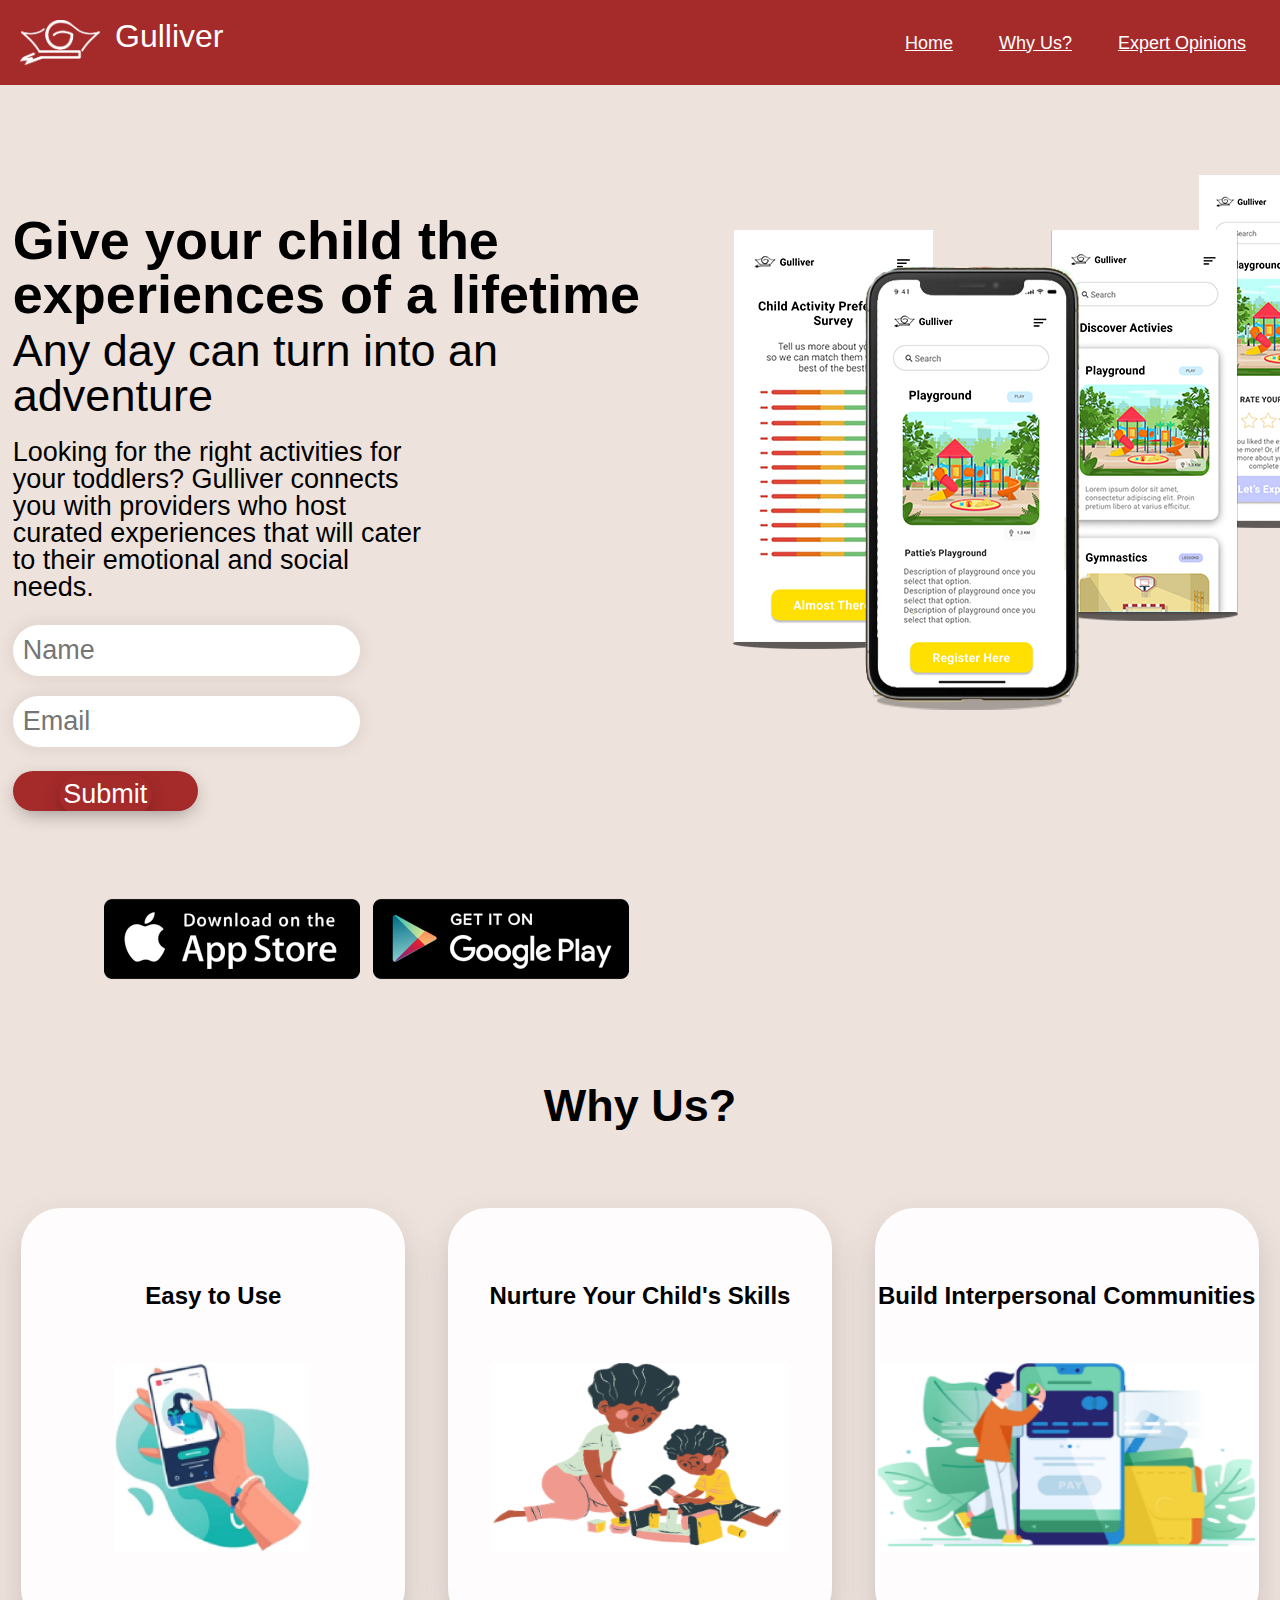
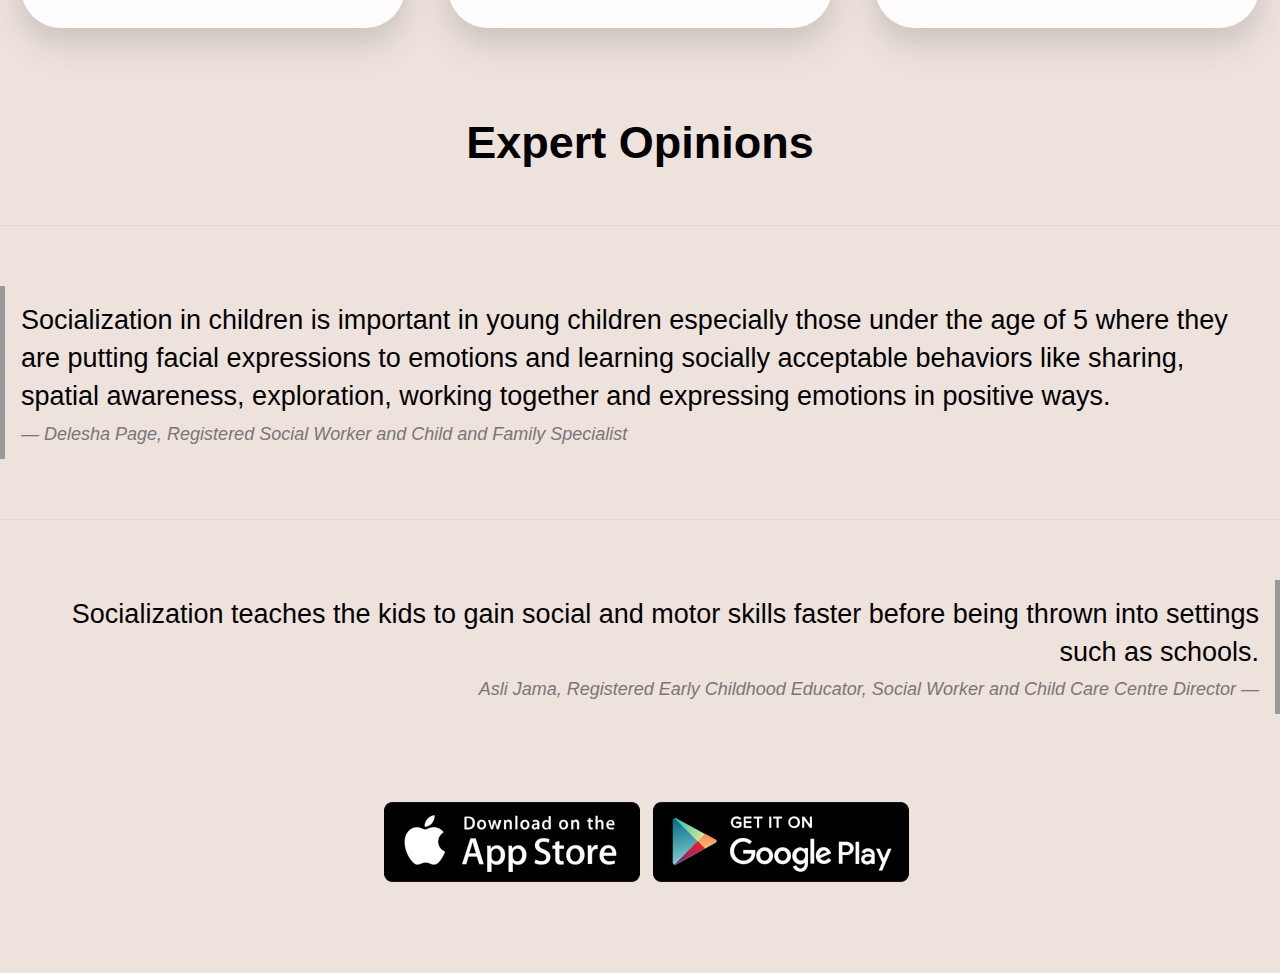
<file: index.html>
<!DOCTYPE html>
<html lang="en">
  <head>
    <!-- Required meta tags -->
    <meta charset="utf-8" />
    <meta
      name="viewport"
      content="width=device-width, initial-scale=1, shrink-to-fit=no"
    />

    <!-- Bootstrap CSS -->
    <link
      rel="stylesheet"
      href="https://cdn.jsdelivr.net/npm/bootstrap@4.6.1/dist/css/bootstrap.min.css"
      integrity="sha384-zCbKRCUGaJDkqS1kPbPd7TveP5iyJE0EjAuZQTgFLD2ylzuqKfdKlfG/eSrtxUkn"
      crossorigin="anonymous"
    />

    <!-- App CSS -->
    <link rel="stylesheet" href="reset_styles.css" type="text/css" />
    <link rel="stylesheet" href="styles.css" type="text/css" />

    <title>Gulliver</title>
  </head>
  <body id="home">
    <nav class="navbar">
      <!-- LOGO -->
      <div class="logo-img-text">
      <img class="logo-image" src="Gulliver logo-2.png" />
      <p class="logo">Gulliver</div>
      </div>
      <!-- NAVIGATION MENU -->
      <ul class="nav-links">
      <!-- USING CHECKBOX HACK -->
      <input type="checkbox" id="checkbox_toggle" />
      <label for="checkbox_toggle" class="hamburger">&#9776;</label>
      <!-- NAVIGATION MENUS -->
      <div class="menu">
      <li><a href="#home">Home</a></li>
      <li><a href="#card-section">Why Us?</a></li>
      <li><a href="#opinions">Expert Opinions</a>
      </li>
      </div>
      </ul>
      </nav>
    <section class="top-section" >
      <section class="text">
        <h1 class="title"><b>Give your child the experiences of a lifetime</b></h1>
        <p class="subtitle">Any day can turn into an adventure</p>
        <p class="description">
          Looking for the right activities for your toddlers? Gulliver connects
          you with providers who host curated experiences that will cater to
          their emotional and social needs.
        </p>
        <form action="" id="join-us">
          <div class="fields">
            <span>
             <input placeholder="Name" type="text" />
          </span>
          <br />
           <span>
             <input placeholder="Email" type="email" />
          </span>
          </div>
          <div class="submit">
            <input class="submit" value="Submit" type="button" />
          </div>
        </form>
        <section class="buttons">
          <a href="www.google.com">
            <img class="app-store" src="AppStore.png" />
          </a>
          <a href="www.google.com">
            <img class="play-store" src="GooglePlay.png" />
          </a>
        </section>
      </section>
      <section class="image-section">
        <img class="image" src="phone_new.png" />
      </section>
    </section>
    <h3 id="card-section">Why Us?</h3>
    <section class="cards">
      <div class="container">
        <div class="card-details">
          <h1>Easy to Use</h1>
          <img class="card-img" src="blue_phone.png" alt="hand holding a blue phone with blue blob backdrop"/>
        </div>
      </div>
      <div class="container">
        <div class="card-details">
          <h1>Nurture Your Child's Skills</h1>
          <img class="card-img" src="family_playing.png" alt="mother and son building a project"/>
        </div>
      </div>
      <div class="container">
        <div class="card-details">
          <h1>Build Interpersonal Communities</h1>
          <img class="card-img" src="phone_illustration.png" alt="large phone screen with monsterra plant leaves as backdrop"/>
        </div>
      </div>
    </section>
    <section id="opinions">
      <h3>Expert Opinions</h3>
    </section>   

    <hr style="margin: 60px auto; opacity: .5;">
    <blockquote>
      <p><q>Socialization in children is important in young children especially those under the age of 5 where they are putting facial expressions to emotions and learning socially acceptable behaviors like sharing, spatial awareness, exploration, working together and expressing emotions in positive ways.</q></p>
      <footer>Delesha Page, Registered Social Worker and Child and Family Specialist
      </footer>
    </blockquote>
    <hr style="margin: 60px auto; opacity: .5;">
    <blockquote>
      <p><q>Socialization teaches the kids to gain social and motor skills faster before being thrown into settings such as schools. </q></p>
      <footer>Asli Jama, Registered Early Childhood Educator, Social Worker and Child Care Centre Director
      </footer>
    </blockquote>
  </section>
  <section class="buttons bottom">
    <a href="www.google.com">
      <img class="app-store" src="AppStore.png" />
    </a>
    <a href="www.google.com">
      <img class="play-store" src="GooglePlay.png" />
    </a>
  </section>
  </body>
</html>
</file>
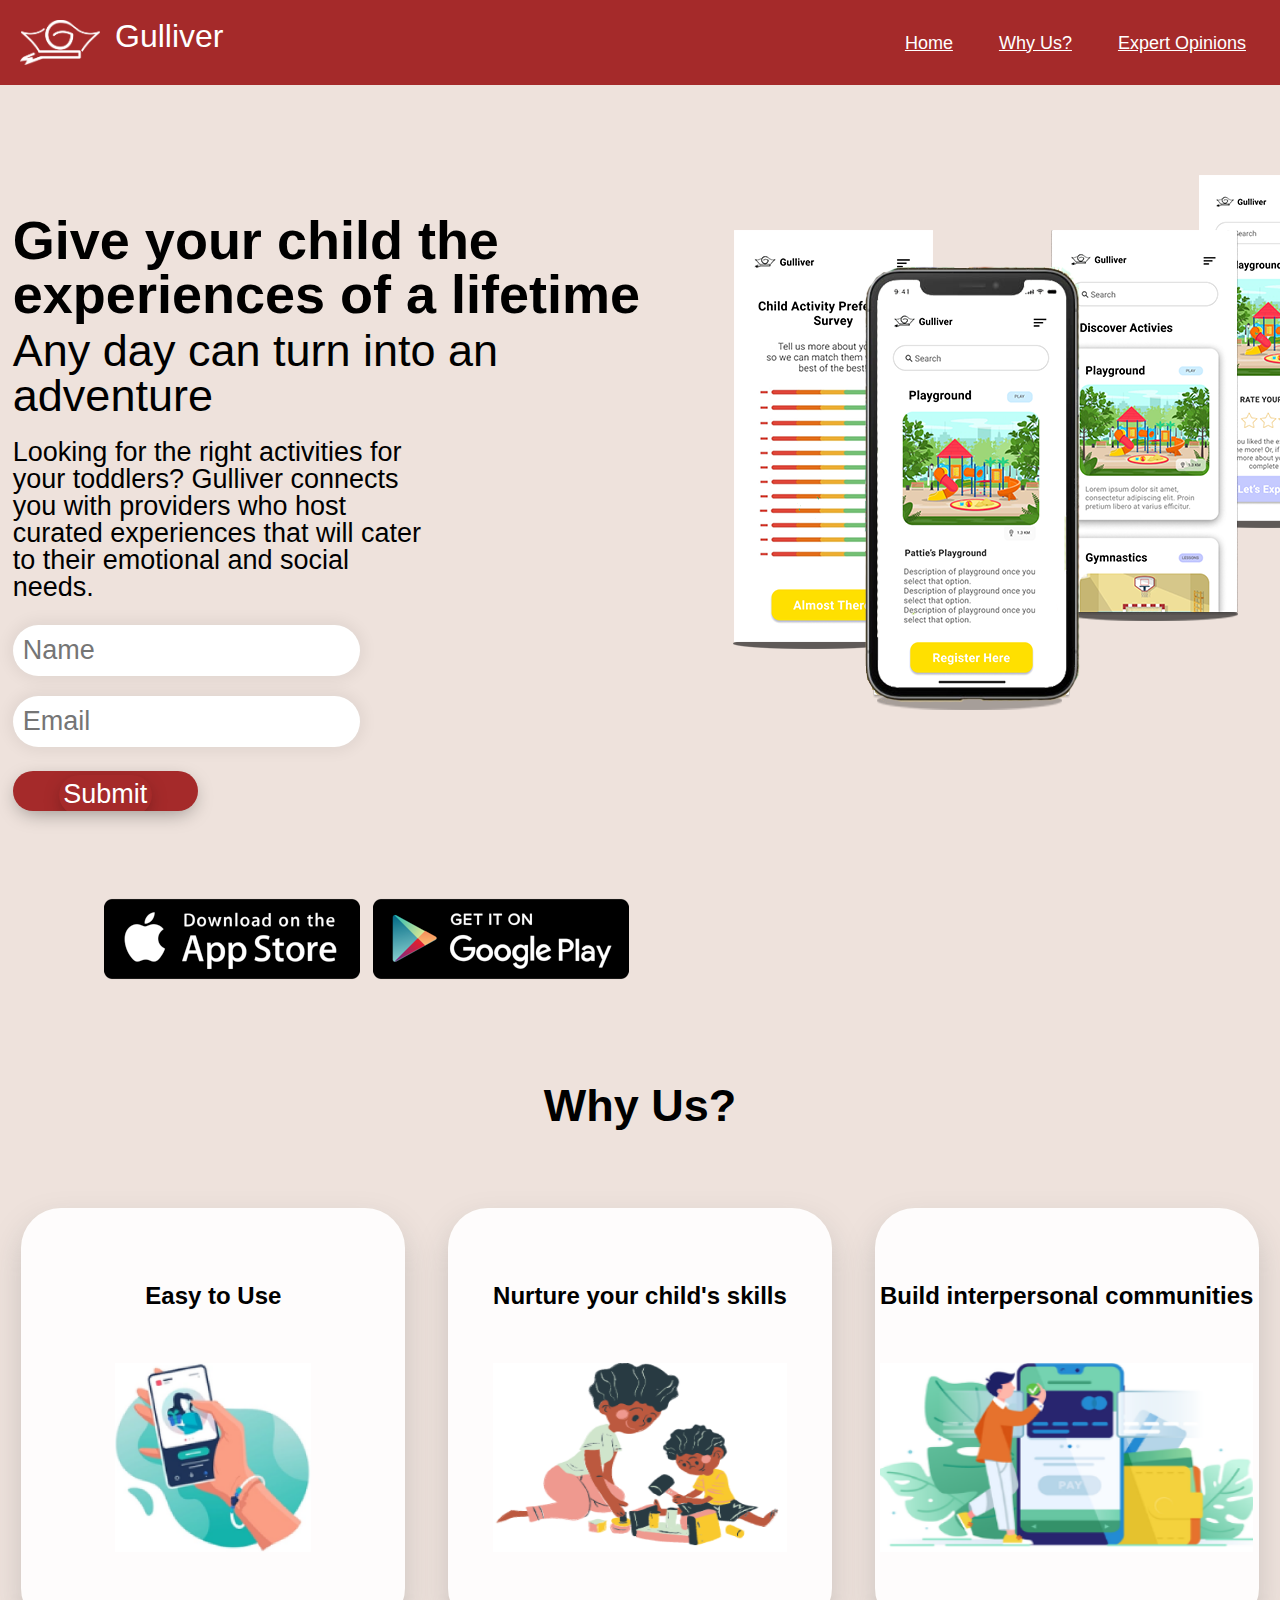
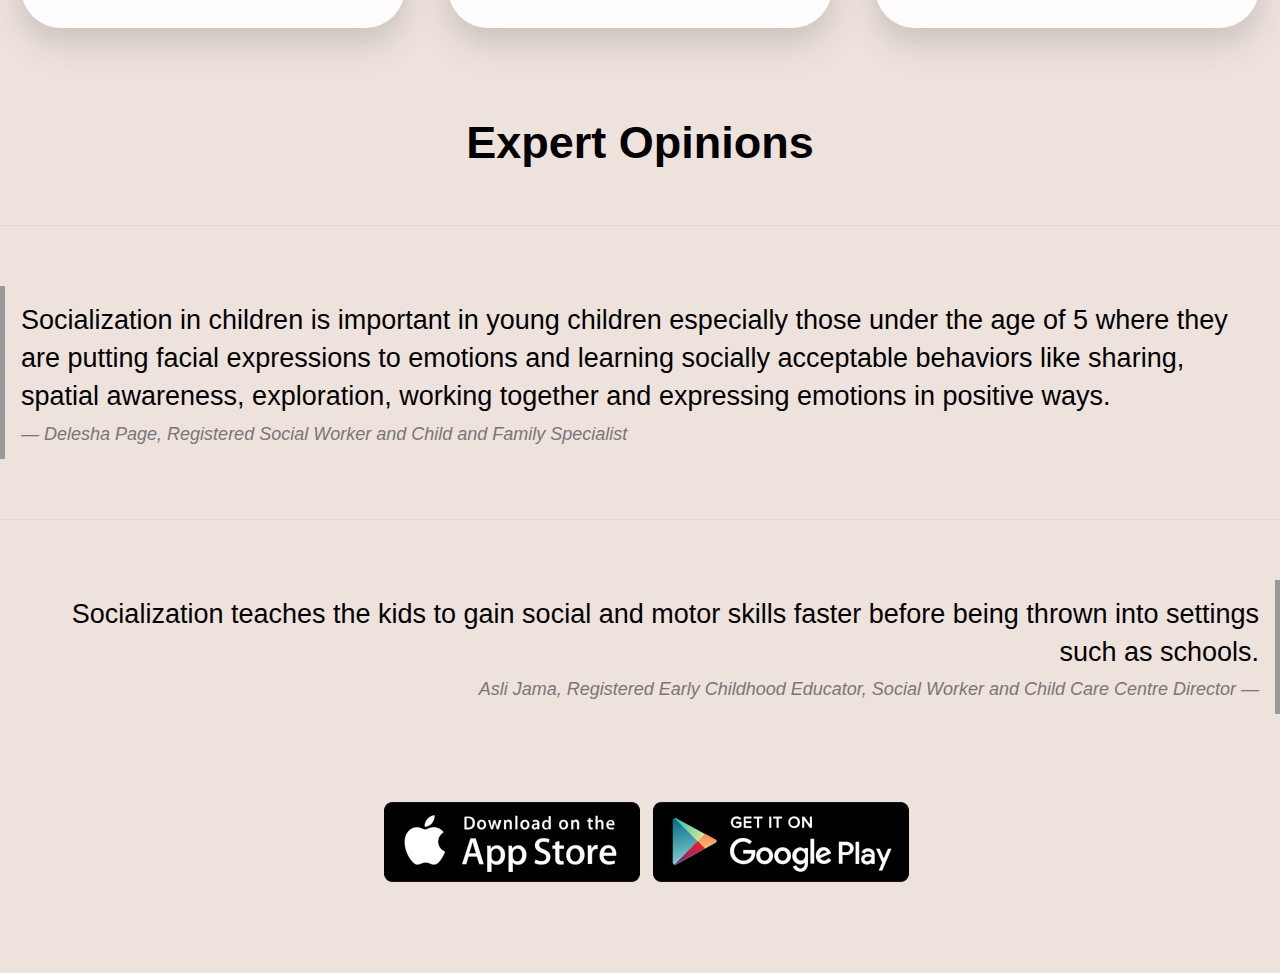
<file: landing_page.html>
<!DOCTYPE html>
<html lang="en">
  <head>
    <!-- Required meta tags -->
    <meta charset="utf-8" />
    <meta
      name="viewport"
      content="width=device-width, initial-scale=1, shrink-to-fit=no"
    />

    <!-- Bootstrap CSS -->
    <link
      rel="stylesheet"
      href="https://cdn.jsdelivr.net/npm/bootstrap@4.6.1/dist/css/bootstrap.min.css"
      integrity="sha384-zCbKRCUGaJDkqS1kPbPd7TveP5iyJE0EjAuZQTgFLD2ylzuqKfdKlfG/eSrtxUkn"
      crossorigin="anonymous"
    />

    <!-- App CSS -->
    <link rel="stylesheet" href="reset_styles.css" type="text/css" />
    <link rel="stylesheet" href="styles.css" type="text/css" />

    <title>Gulliver</title>
  </head>
  <body id="home">
    <nav class="navbar">
      <!-- LOGO -->
      <div class="logo-img-text">
      <img class="logo-image" src="Gulliver logo-2.png" />
      <p class="logo">Gulliver</div>
      </div>
      <!-- NAVIGATION MENU -->
      <ul class="nav-links">
      <!-- USING CHECKBOX HACK -->
      <input type="checkbox" id="checkbox_toggle" />
      <label for="checkbox_toggle" class="hamburger">&#9776;</label>
      <!-- NAVIGATION MENUS -->
      <div class="menu">
      <li><a href="#home">Home</a></li>
      <li><a href="#card-section">Why Us?</a></li>
      <li><a href="#opinions">Expert Opinions</a>
      </li>
      </div>
      </ul>
      </nav>
    <section class="top-section" >
      <section class="text">
        <h1 class="title"><b>Give your child the experiences of a lifetime</b></h1>
        <p class="subtitle">Any day can turn into an adventure</p>
        <p class="description">
          Looking for the right activities for your toddlers? Gulliver connects
          you with providers who host curated experiences that will cater to
          their emotional and social needs.
        </p>
        <form action="" id="join-us">
          <div class="fields">
            <span>
             <input placeholder="Name" type="text" />
          </span>
          <br />
           <span>
             <input placeholder="Email" type="email" />
          </span>
          </div>
          <div class="submit">
            <input class="submit" value="Submit" type="button" />
          </div>
        </form>
        <section class="buttons">
          <a href="www.google.com">
            <img class="app-store" src="AppStore.png" />
          </a>
          <a href="www.google.com">
            <img class="play-store" src="GooglePlay.png" />
          </a>
        </section>
      </section>
      <section class="image-section">
        <img class="image" src="phone_new.png" />
      </section>
    </section>
    <h3 id="card-section">Why Us?</h3>
    <section class="cards">
      <div class="container">
        <div class="card-details">
          <h1>Easy to Use</h1>
          <img class="card-img" src="blue_phone.png" alt="hand holding a blue phone with blue blob backdrop"/>
        </div>
      </div>
      <div class="container">
        <div class="card-details">
          <h1>Nurture your child's skills</h1>
          <img class="card-img" src="family_playing.png" alt="mother and son building a project"/>
        </div>
      </div>
      <div class="container">
        <div class="card-details">
          <h1>Build interpersonal communities</h1>
          <img class="card-img" src="phone_illustration.png" alt="large phone screen with monsterra plant leaves as backdrop"/>
        </div>
      </div>
    </section>
    <section id="opinions">
      <h3>Expert Opinions</h3>
    </section>   

    <hr style="margin: 60px auto; opacity: .5;">
    <blockquote>
      <p><q>Socialization in children is important in young children especially those under the age of 5 where they are putting facial expressions to emotions and learning socially acceptable behaviors like sharing, spatial awareness, exploration, working together and expressing emotions in positive ways.</q></p>
      <footer>Delesha Page, Registered Social Worker and Child and Family Specialist
      </footer>
    </blockquote>
    <hr style="margin: 60px auto; opacity: .5;">
    <blockquote>
      <p><q>Socialization teaches the kids to gain social and motor skills faster before being thrown into settings such as schools. </q></p>
      <footer>Asli Jama, Registered Early Childhood Educator, Social Worker and Child Care Centre Director
      </footer>
    </blockquote>
  </section>
  <section class="buttons bottom">
    <a href="www.google.com">
      <img class="app-store" src="AppStore.png" />
    </a>
    <a href="www.google.com">
      <img class="play-store" src="GooglePlay.png" />
    </a>
  </section>
  </body>
</html>
</file>
<file: styles.css>
*,
*:before,
*:after {
	margin: 0;
	padding: 0;
	box-sizing: border-box;
	font-family: "Poppins", sans-serif;
}
body {
  background-color: #EEE2DC;
  width: 100%;
  margin: 0 auto;
  font-family:"droid serif";
}
.text {
	margin-top: 10%;
	margin-left: 1%;
}
.title {
	font-size: 6vmin;
	max-width: 100%;
}
.description {
	font-size: 3vmin;
	max-width: 60%;
	margin-top: 3%;
}
.subtitle , h3 {
  font-size: 5vmin;
  margin-top:1%;
}

h3{
  text-align: center;
}

.buttons {
	display: flex;
  justify-content: center;
}

.play-store {
	margin-left: 5%;
	max-width: 100%;
}
.app-store {
	max-width: 100%;
}

input[type=text],input[type=email] {
  /* input elements with type="text" attribute */
  padding:10px;
  margin:10px 0;
  border:0;
  box-shadow:0 0 15px 4px rgba(0,0,0,0.06);
  width:600px;
  max-width:50%;
  font-family:inherit;
  font-size: 3vmin;
  border-radius:50px;
}

form {
	margin-top: 2%;
}

.submit {
	width: 185px;
	height: 40px;
	border: none;
	outline: none;
	background: brown;
	color: #fff;
	font-size: 3vmin;
	border-radius: 40px;
	text-align: center;
	box-shadow: 0 6px 20px -5px rgba(0, 0, 0, 0.4);
	position: relative;
	overflow: hidden;
	cursor: pointer;
	margin-top: 2%;
	max-width: 50%;
}


.container {
  box-shadow: 0 15px 30px 1px rgba(128, 128, 128, 0.31);
  background: rgba(255, 255, 255, 0.9);
  text-align: center;
  border-radius: 40px;
  overflow: hidden;
  margin: 5em auto;
  height: 50vh;
  width: 50vw;
}

@media only screen and (min-width: 992px) {
  .cards,
  .top-section {
    display: flex;
  }
  .image-section img{
    margin-left: 15px;
    margin-right: auto;
    display: block;
  }
}

.logo-image{
  display:block;
  width:80px;
}

.logo-img-text{
  display:flex;
}
@media only screen and (max-width: 991px) {
  img {
    width: 100%;
    margin-top: -12%;
  }
  .container{
    max-width: 100%;
		min-height: 100%;
		width: auto;
		height: auto;
  }
}

.navbar {
  display: flex;
  align-items: center;
  justify-content: space-between;
  padding: 20px;
  background-color: brown;
  color: #fff;
  max-width:100%;
  position: -webkit-sticky;
	position: sticky;
	top: 0;
  z-index:1000;
}
.nav-links a {
	color: #fff;
}

/* LOGO */
.logo {
  font-size: 32px;
  margin-left:15px;
}

/* NAVBAR MENU */
.menu {
	display: flex;
	gap: 1em;
	font-size: 18px;
}

.menu li:hover {
	background-color: darkgreen;
	border-radius: 5px;
	transition: 0.3s ease;
}

.menu li {
	padding: 5px 14px;
}
/*RESPONSIVE NAVBAR MENU STARTS*/
/* CHECKBOX HACK */
input[type="checkbox"] {
	display: none;
}
/*HAMBURGER MENU*/
.hamburger {
	display: none;
	font-size: 24px;
	user-select: none;
}
blockquote {
	margin: 0 auto;
	padding: 1em;
	border-left: 5px solid #999;
}
blockquote:before {
	display: none;
}
blockquote:not(:first-of-type) {
	margin-top: 0.5em;
}
blockquote p {
  color: black;
  font-size:  3vmin;
  line-height: 1.4;
  font-family: 'PT Serif', Cambria, 'Hoefler Text', Utopia, 'Liberation Serif', 'Nimbus Roman No9 L Regular', Times, 'Times New Roman', serif;
}
blockquote footer {
  margin-top: .5em;
  padding: 0;
  color: #777;
  font-size: 2vmin;
  text-align: left;
  font-style: italic;
}
blockquote footer:before {
	content: "— ";
}
blockquote:nth-of-type(even) {
	text-align: right;
	border-left: none;
	border-right: 5px solid #999;
}
blockquote:nth-of-type(even) footer {
	text-align: right;
}
blockquote:nth-of-type(even) footer:before {
	content: "";
}
blockquote:nth-of-type(even) footer:after {
	content: " —";
}
@element 'blockquote' and (min-width: 300px) {
	blockquote {
		padding: 1em 20% 1em 1em;
	}
	blockquote p {
		font-size: 14pt;
	}
	blockquote:nth-of-type(even) {
		padding: 1em 1em 1em 20%;
	}
}
.cards {
	justify-content: center;
	align-items: center;
}

.container {
	display: flex;
	justify-content: center;
	align-items: center;
	box-shadow: 0 15px 30px 1px rgba(128, 128, 128, 0.31);
	background: rgba(255, 255, 255, 0.9);
	text-align: center;
	border-radius: 40px;
	overflow: hidden;
	margin: 5em auto;
	height: 420px;
	width: 30%;
}

.card-details {
	display: flex;
	flex-direction: column;
	justify-content: space-evenly;
	align-items: center;
	height: 90%;
}

.card-details h1 {
	font-size: 1.5rem;
	font-weight: 800;
}

.card-img {
	height: 50%;
	width: 100%;
}

/* APPLYING MEDIA QUERIES */
@media (max-width: 768px) {
	.menu {
		display: none;
		position: absolute;
		background-color: brown;
		right: 0;
		left: 0;
		text-align: center;
		padding: 16px 0;
	}
	.menu li:hover {
		display: inline-block;
		background-color: darkgreen;
		transition: 0.3s ease;
	}
	.menu li + li {
		margin-top: 12px;
	}
	input[type="checkbox"]:checked ~ .menu {
		display: block;
	}
	.hamburger {
		display: block;
	}
}

@media only screen and (min-width: 992px) {
	.cards,
	.top-section {
		display: flex;
		overflow: hidden;
	}
	.image-section img {
		margin-left: 15px;
		margin-right: auto;
		display: block;
	}
}

@media only screen and (max-width: 991px) {
	img {
		width: 100%;
		margin-top: -12%;
	}
	.container {
		width: 80%;
	}
}


@import url(https://fonts.googleapis.com/css?family=PT+Sans:400,400italic);

@import url(https://fonts.googleapis.com/css?family=Droid+Serif);

@import url("https://fonts.googleapis.com/css2?family=Poppins:wght@100;200;300;400;500;600;700;800;900&display=swap");
</file>
